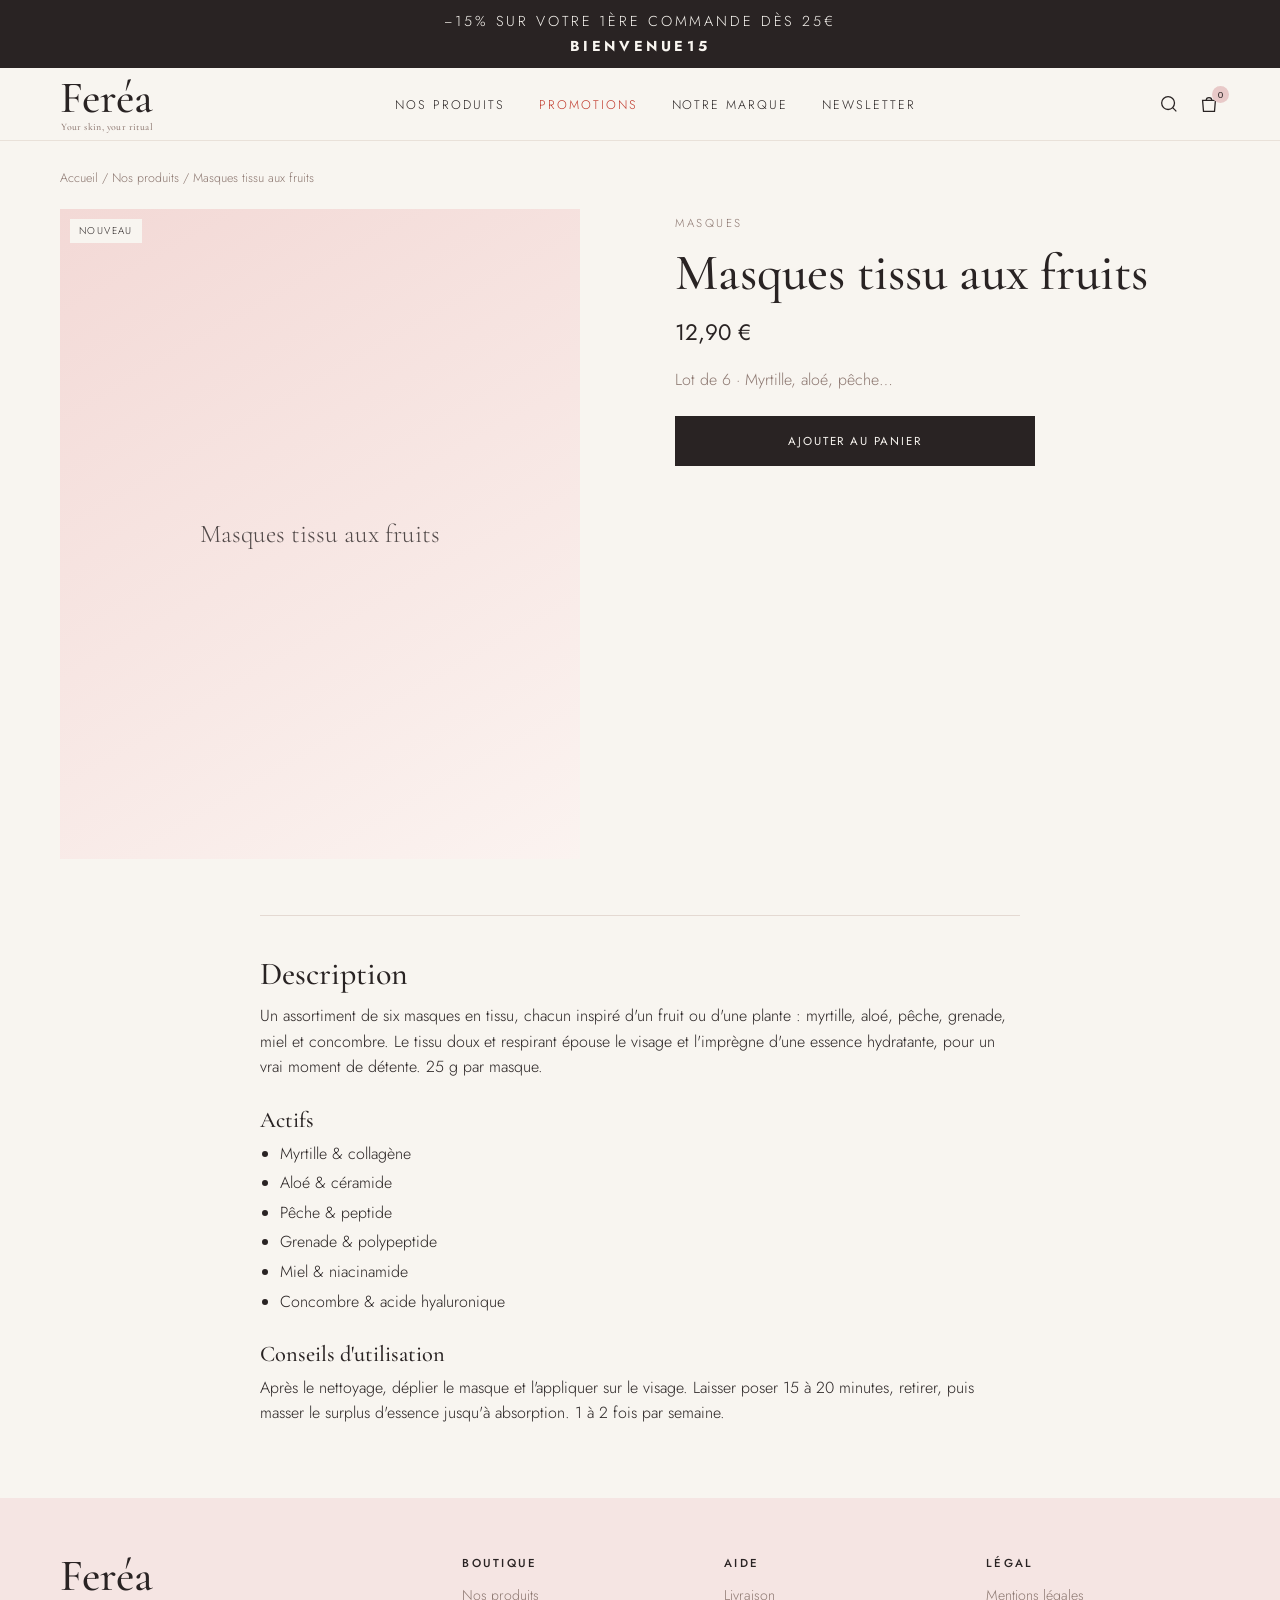
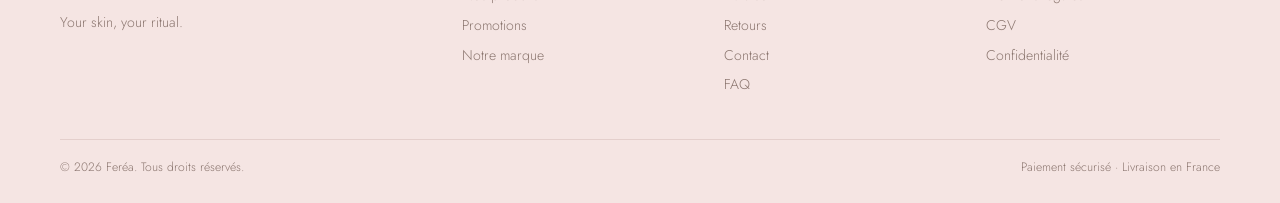
<file: produit.html>
<!DOCTYPE html>
<html lang="fr">
<head>
<meta charset="UTF-8">
<meta name="viewport" content="width=device-width, initial-scale=1">
<title>Produit — Feréa</title>
<link rel="preconnect" href="https://fonts.googleapis.com">
<link rel="preconnect" href="https://fonts.gstatic.com" crossorigin>
<link href="https://fonts.googleapis.com/css2?family=Cormorant+Garamond:wght@400;500;600&family=Jost:wght@300;400;500&display=swap" rel="stylesheet">
<link rel="stylesheet" href="style.css">
</head>
<body>

<div class="promo-bar">
  <span class="promo-text">−15% sur votre 1ère commande dès 25€</span>
  <span class="promo-code">BIENVENUE15</span>
</div>

<header>
  <div class="wrap nav">
    <a href="index.html" class="logo" aria-label="Feréa, accueil">Feréa<small>Your skin, your ritual</small></a>
    <nav aria-label="Navigation principale">
      <ul>
        <li class="has-menu">
          <a href="produits.html">Nos produits</a>
          <div class="mega">
            <div class="mega-in">
              <a href="produit.html?id=1" class="mi"><span class="mi-img" style="background:#f3d9d6"></span>Masques tissu aux fruits</a>
              <a href="produit.html?id=2" class="mi"><span class="mi-img" style="background:#f6d2d3"></span>PDRN Pink Collagen</a>
              <a href="produit.html?id=3" class="mi"><span class="mi-img" style="background:#f6edbd"></span>Kojic Acid Turmeric</a>
              <a href="produit.html?id=4" class="mi"><span class="mi-img" style="background:#f0cfe0"></span>Coffret Avocat Hyaluronique</a>
              <a href="produit.html?id=5" class="mi"><span class="mi-img" style="background:#e9b3b0"></span>Gamme Rose</a>
              <a href="produit.html?id=6" class="mi"><span class="mi-img" style="background:#ecd0d2"></span>Coffret Plum Flower</a>
            </div>
          </div>
        </li>
        <li><a href="produit.html?id=4" class="sale">Promotions</a></li>
        <li><a href="index.html#marque">Notre marque</a></li>
        <li><a href="index.html#newsletter">Newsletter</a></li>
      </ul>
    </nav>
    <div class="icons">
      <button aria-label="Rechercher"><svg viewBox="0 0 24 24"><circle cx="11" cy="11" r="7"/><path d="m20 20-4-4"/></svg></button>
      <button aria-label="Panier" id="openCart"><svg viewBox="0 0 24 24"><path d="M5 8h14l-1 12H6L5 8Z"/><path d="M9 8a3 3 0 0 1 6 0"/></svg><span class="count" id="count">0</span></button>
      <button class="burger" aria-label="Menu" id="openMenu"><svg viewBox="0 0 24 24"><path d="M4 7h16M4 12h16M4 17h16"/></svg></button>
    </div>
  </div>
</header>

<div class="veil" id="veil"></div>
<aside class="mmenu" id="mmenu" aria-label="Menu mobile">
  <button class="close" id="closeMenu" aria-label="Fermer">×</button>
  <a href="produits.html">Nos produits</a>
  <a href="produit.html?id=4">Promotions</a>
  <a href="index.html#marque">Notre marque</a>
  <a href="index.html#newsletter">Newsletter</a>
</aside>

<aside class="drawer" id="drawer" aria-label="Panier">
  <header><h3>Votre panier</h3><button class="close" id="closeCart" aria-label="Fermer">×</button></header>
  <div id="items"></div>
  <div class="dfoot">
    <div class="tot"><span>Total</span><span id="total">0,00 €</span></div>
    <small>Livraison calculée à l'étape suivante.</small>
    <a href="#" class="btn">Commander</a>
  </div>
</aside>

<main>
  <section style="padding:0 0 72px"><div id="product"></div></section>
</main>

<footer>
  <div class="wrap">
    <div class="fgrid">
      <div><a href="index.html" class="logo">Feréa</a><p style="margin-top:12px;color:var(--taupe);max-width:300px">Your skin, your ritual.</p></div>
      <div><h4>Boutique</h4><ul><li><a href="produits.html">Nos produits</a></li><li><a href="produit.html?id=4">Promotions</a></li><li><a href="index.html#marque">Notre marque</a></li></ul></div>
      <div><h4>Aide</h4><ul><li><a href="#">Livraison</a></li><li><a href="#">Retours</a></li><li><a href="#">Contact</a></li><li><a href="#">FAQ</a></li></ul></div>
      <div><h4>Légal</h4><ul><li><a href="#">Mentions légales</a></li><li><a href="#">CGV</a></li><li><a href="#">Confidentialité</a></li></ul></div>
    </div>
    <div class="copy"><span>© 2026 Feréa. Tous droits réservés.</span><span>Paiement sécurisé · Livraison en France</span></div>
  </div>
</footer>

<script src="products.js"></script>
<script src="script.js"></script>
</body>
</html>
</file>
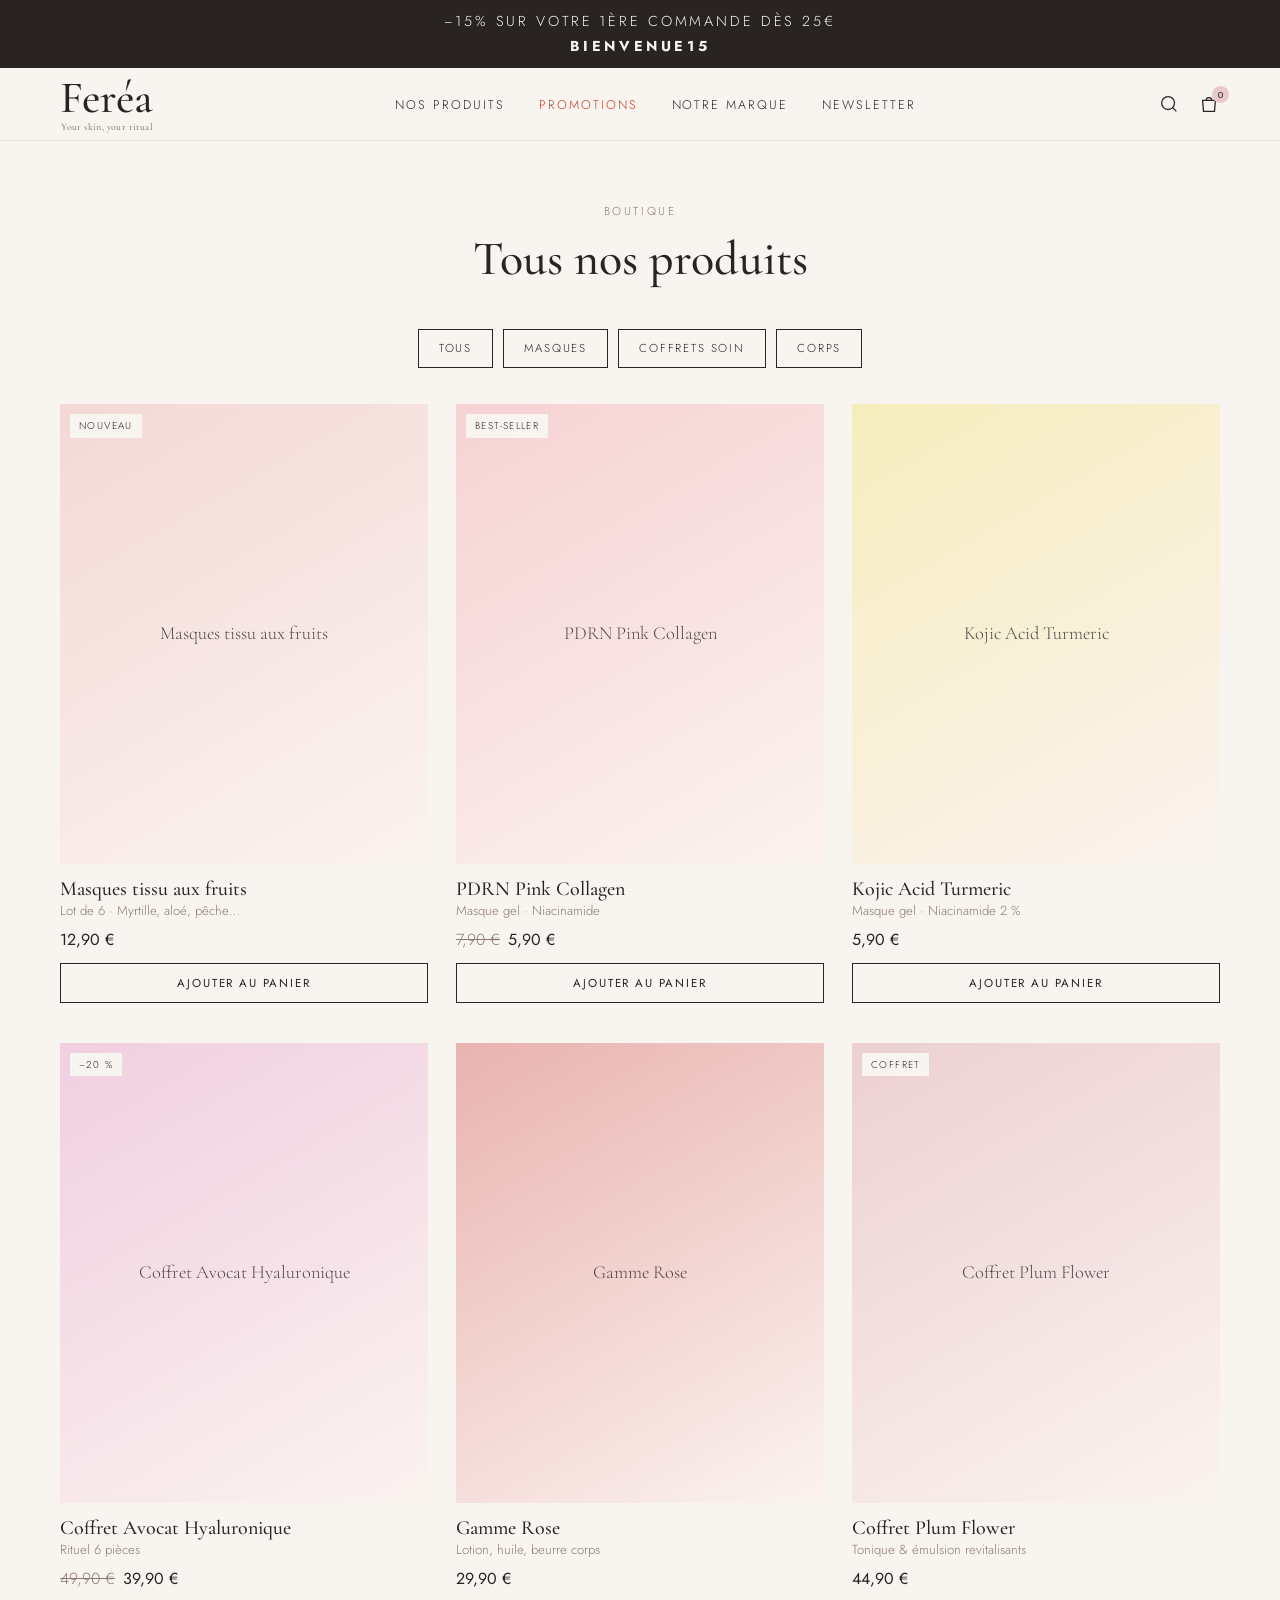
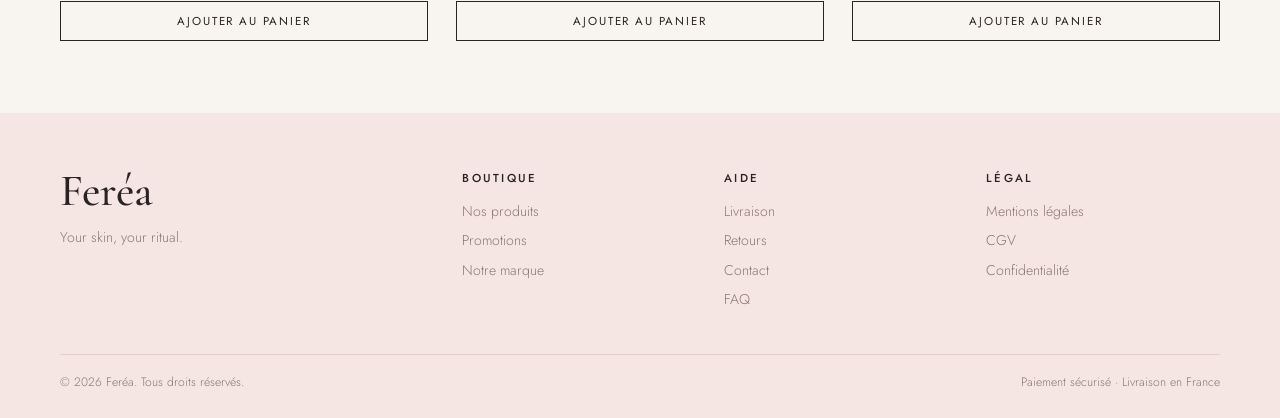
<file: produits.html>
<!DOCTYPE html>
<html lang="fr">
<head>
<meta charset="UTF-8">
<meta name="viewport" content="width=device-width, initial-scale=1">
<title>Nos produits — Feréa</title>
<link rel="preconnect" href="https://fonts.googleapis.com">
<link rel="preconnect" href="https://fonts.gstatic.com" crossorigin>
<link href="https://fonts.googleapis.com/css2?family=Cormorant+Garamond:wght@400;500;600&family=Jost:wght@300;400;500&display=swap" rel="stylesheet">
<link rel="stylesheet" href="style.css">
</head>
<body>

<div class="promo-bar">
  <span class="promo-text">−15% sur votre 1ère commande dès 25€</span>
  <span class="promo-code">BIENVENUE15</span>
</div>

<header>
  <div class="wrap nav">
    <a href="index.html" class="logo" aria-label="Feréa, accueil">Feréa<small>Your skin, your ritual</small></a>
    <nav aria-label="Navigation principale">
      <ul>
<li class="has-menu">
  <a href="produits.html">Nos produits</a>
  <div class="mega">
    <div class="mega-in">
      <a href="produit.html?id=1" class="mi"><span class="mi-img" style="background:#f3d9d6"></span>Masques tissu aux fruits</a>
      <a href="produit.html?id=2" class="mi"><span class="mi-img" style="background:#f6d2d3"></span>PDRN Pink Collagen</a>
      <a href="produit.html?id=3" class="mi"><span class="mi-img" style="background:#f6edbd"></span>Kojic Acid Turmeric</a>
      <a href="produit.html?id=4" class="mi"><span class="mi-img" style="background:#f0cfe0"></span>Coffret Avocat Hyaluronique</a>
      <a href="produit.html?id=5" class="mi"><span class="mi-img" style="background:#e9b3b0"></span>Gamme Rose</a>
      <a href="produit.html?id=6" class="mi"><span class="mi-img" style="background:#ecd0d2"></span>Coffret Plum Flower</a>
    </div>
  </div>
</li>
        <li><a href="#produit-4" class="sale">Promotions</a></li>
        <li><a href="index.html#marque">Notre marque</a></li>
        <li><a href="index.html#newsletter">Newsletter</a></li>
      </ul>
    </nav>
    <div class="icons">
      <button aria-label="Rechercher"><svg viewBox="0 0 24 24"><circle cx="11" cy="11" r="7"/><path d="m20 20-4-4"/></svg></button>
      <button aria-label="Panier" id="openCart"><svg viewBox="0 0 24 24"><path d="M5 8h14l-1 12H6L5 8Z"/><path d="M9 8a3 3 0 0 1 6 0"/></svg><span class="count" id="count">0</span></button>
      <button class="burger" aria-label="Menu" id="openMenu"><svg viewBox="0 0 24 24"><path d="M4 7h16M4 12h16M4 17h16"/></svg></button>
    </div>
  </div>
</header>

<div class="veil" id="veil"></div>
<aside class="mmenu" id="mmenu" aria-label="Menu mobile">
  <button class="close" id="closeMenu" aria-label="Fermer">×</button>
  <a href="produits.html">Nos produits</a>
  <a href="#produit-4">Promotions</a>
  <a href="index.html#marque">Notre marque</a>
  <a href="index.html#newsletter">Newsletter</a>
</aside>

<aside class="drawer" id="drawer" aria-label="Panier">
  <header><h3>Votre panier</h3><button class="close" id="closeCart" aria-label="Fermer">×</button></header>
  <div id="items"></div>
  <div class="dfoot">
    <div class="tot"><span>Total</span><span id="total">0,00 €</span></div>
    <small>Livraison calculée à l'étape suivante.</small>
    <a href="#" class="btn">Commander</a>
  </div>
</aside>

<main>
<section style="padding-top:56px">
  <div class="wrap">
    <div class="head"><span class="eyebrow">Boutique</span><h2 id="title">Tous nos produits</h2></div>
    <div class="filters">
      <a href="produits.html">Tous</a>
      <a href="produits.html?cat=masques">Masques</a>
      <a href="produits.html?cat=coffrets">Coffrets soin</a>
      <a href="produits.html?cat=corps">Corps</a>
    </div>
    <div class="grid" id="grid"></div>
  </div>
</section>
</main>

<footer>
  <div class="wrap">
    <div class="fgrid">
      <div><a href="index.html" class="logo">Feréa</a><p style="margin-top:12px;color:var(--taupe);max-width:300px">Your skin, your ritual.</p></div>
      <div><h4>Boutique</h4><ul><li><a href="produits.html">Nos produits</a></li><li><a href="#produit-4">Promotions</a></li><li><a href="index.html#marque">Notre marque</a></li></ul></div>
      <div><h4>Aide</h4><ul><li><a href="#">Livraison</a></li><li><a href="#">Retours</a></li><li><a href="#">Contact</a></li><li><a href="#">FAQ</a></li></ul></div>
      <div><h4>Légal</h4><ul><li><a href="#">Mentions légales</a></li><li><a href="#">CGV</a></li><li><a href="#">Confidentialité</a></li></ul></div>
    </div>
    <div class="copy"><span>© 2026 Feréa. Tous droits réservés.</span><span>Paiement sécurisé · Livraison en France</span></div>
  </div>
</footer>

<script src="products.js"></script>
<script src="script.js"></script>
</body>
</html>
</file>
<file: style.css>
:root{--ivory:#F8F5F0;--rose:#E8C9C8;--blush:#F5E5E3;--taupe:#8C7770;--ink:#292323;
--serif:'Cormorant Garamond',Georgia,serif;--sans:'Jost',system-ui,sans-serif}
*{box-sizing:border-box;margin:0;padding:0}
html{scroll-behavior:smooth}
body{font-family:var(--sans);font-weight:300;background:var(--ivory);color:var(--ink);line-height:1.6;-webkit-font-smoothing:antialiased}
a{color:inherit;text-decoration:none}
img,svg{max-width:100%}
.wrap{max-width:1240px;margin:0 auto;padding:0 20px}
h1,h2,h3{font-family:var(--serif);font-weight:500;line-height:1.1}
.eyebrow{font-size:.72rem;letter-spacing:.22em;text-transform:uppercase;color:var(--taupe)}
.btn{display:inline-block;background:var(--ink);color:var(--ivory);padding:15px 38px;font-size:.78rem;letter-spacing:.18em;text-transform:uppercase;font-weight:400;border:1px solid var(--ink);cursor:pointer;transition:.3s;font-family:var(--sans)}
.btn:hover{background:transparent;color:var(--ink)}
.btn.light{background:transparent;color:var(--ink)}
.btn.light:hover{background:var(--ink);color:var(--ivory)}
/* announcement */
.promo-bar{background:var(--ink);color:var(--ivory);text-align:center;padding:10px 16px;display:flex;flex-direction:column;gap:2px}
.promo-text{font-size:.90rem;letter-spacing:.20em;text-transform:uppercase}
.promo-code{font-size:.9rem;letter-spacing:.25em;text-transform:uppercase;font-weight:700}
/* header */
header{position:sticky;top:0;z-index:50;background:rgba(248,245,240,.95);backdrop-filter:blur(8px);border-bottom:1px solid #e9e1d9}
.nav{display:flex;align-items:center;justify-content:space-between;height:72px}
.logo{font-family:var(--serif);font-size:2.8rem;font-weight:500;line-height:1;display:flex;flex-direction:column}
.logo small{font-family:var(--serif);font-size:.62rem;letter-spacing:.04em;color:var(--taupe);align-self:flex-end;margin-top:2px}
nav ul{display:none;list-style:none;gap:34px}
nav a{font-size:.78rem;letter-spacing:.16em;text-transform:uppercase;position:relative;padding:6px 0}
nav a::after{content:"";position:absolute;left:0;bottom:0;width:0;height:1px;background:var(--ink);transition:.3s}
nav a:hover::after{width:100%}
nav a.sale{color:#a8504f}
.icons{display:flex;gap:18px;align-items:center}
.icons button{background:none;border:0;cursor:pointer;color:var(--ink);position:relative;display:flex}
.icons svg{width:22px;height:22px;stroke:currentColor;fill:none;stroke-width:1.4}
.count{position:absolute;top:-7px;right:-9px;background:var(--rose);color:var(--ink);font-size:.62rem;border-radius:50%;width:17px;height:17px;display:grid;place-items:center;font-weight:500}
.burger{display:flex}
/* mobile menu */
.mmenu{position:fixed;inset:0 0 0 auto;width:min(86vw,360px);background:var(--ivory);z-index:90;transform:translateX(100%);transition:.4s;padding:28px;display:flex;flex-direction:column;gap:22px}
.mmenu.open{transform:none}
.mmenu a{font-family:var(--serif);font-size:1.7rem}
.close{align-self:flex-end;background:none;border:0;font-size:2rem;cursor:pointer;line-height:1;color:var(--ink)}
.veil{position:fixed;inset:0;background:rgba(41,35,35,.4);z-index:80;opacity:0;pointer-events:none;transition:.3s}
.veil.on{opacity:1;pointer-events:auto}
/* hero */
.hero{background:linear-gradient(160deg,var(--blush),var(--rose) 130%);overflow:hidden}
.hero .wrap{display:grid;gap:30px;padding-top:44px;padding-bottom:56px;align-items:center}
.hero h1{font-size:clamp(2.6rem,8vw,5rem);margin:14px 0 18px}
.hero h1 em{font-style:italic;color:var(--taupe)}
.hero p{max-width:440px;margin-bottom:28px}
.visual{aspect-ratio:4/5;max-height:560px;margin:0 auto;width:100%;max-width:440px;position:relative;display:grid;place-items:center}
.visual .pack{width:62%;aspect-ratio:3/4;background:linear-gradient(145deg,#fff5f3,#f3d3d1);border-radius:10px;box-shadow:0 30px 60px -20px rgba(41,35,35,.35);transform:rotate(-5deg);padding:18px;display:flex;flex-direction:column;justify-content:space-between}
.visual .pack b{font-family:var(--serif);font-size:1.5rem;font-weight:500}
.visual .pack span{font-size:.62rem;letter-spacing:.14em;text-transform:uppercase;color:var(--taupe)}
.visual .sheet{position:absolute;width:44%;aspect-ratio:3/4;right:2%;bottom:6%;background:rgba(255,255,255,.55);border:1px solid rgba(255,255,255,.8);border-radius:46% 46% 40% 40%;transform:rotate(8deg);backdrop-filter:blur(4px)}
/* sections */
section{padding:72px 0}
.head{text-align:center;margin-bottom:44px}
.head h2{font-size:clamp(2rem,5vw,3rem);margin-top:10px}
.cats{display:grid;grid-template-columns:1fr 1fr;gap:14px}
.cat{aspect-ratio:1;display:flex;align-items:flex-end;padding:18px;font-family:var(--serif);font-size:1.4rem;transition:.4s;position:relative}
.cat:hover{transform:translateY(-4px)}
.grid{display:grid;grid-template-columns:1fr 1fr;gap:22px 14px}
.card .img{aspect-ratio:4/5;position:relative;display:grid;place-items:center;overflow:hidden;margin-bottom:14px}
.card .img i{font-style:normal;font-family:var(--serif);font-size:1.15rem;text-align:center;padding:0 14px;color:var(--ink);opacity:.8}
.badge{position:absolute;top:10px;left:10px;background:var(--ivory);font-size:.62rem;letter-spacing:.14em;text-transform:uppercase;padding:4px 9px}
.card h3{font-size:1.25rem}
.card p{font-size:.82rem;color:var(--taupe)}
.price{margin:6px 0 10px;font-weight:400}
.price s{color:var(--taupe);margin-right:8px;font-weight:300}
.add{width:100%;background:transparent;border:1px solid var(--ink);padding:11px;font-size:.72rem;letter-spacing:.16em;text-transform:uppercase;cursor:pointer;font-family:var(--sans);color:var(--ink);transition:.3s}
.add:hover{background:var(--ink);color:var(--ivory)}
/* promo band */
.band{background:var(--rose);text-align:center;padding:64px 20px}
.band h2{font-size:clamp(2.2rem,6vw,4rem)}
.band p{margin:12px 0 26px}
/* brand */
.brand .wrap{display:grid;gap:36px;align-items:center}
.brand .pic{aspect-ratio:1;background:linear-gradient(135deg,var(--blush),var(--rose));display:grid;place-items:center;font-family:var(--serif);font-size:4rem;color:var(--taupe)}
.brand h2{font-size:clamp(2rem,5vw,3rem);margin:12px 0 18px}
.brand p+p{margin-top:14px}
.values{display:grid;gap:26px;text-align:center}
.values div{padding:10px 20px}
.values h3{font-size:1.4rem;margin:8px 0}
.values p{font-size:.88rem;color:var(--taupe)}
.values svg{width:34px;height:34px;stroke:var(--taupe);fill:none;stroke-width:1.2}
/* newsletter */
.news{background:var(--ink);color:var(--ivory);text-align:center}
.news h2{font-size:clamp(2rem,5vw,3rem)}
.news p{margin:12px auto 26px;max-width:480px;color:#d9cfc9}
.news form{display:flex;flex-direction:column;gap:10px;max-width:520px;margin:0 auto}
.news input{padding:15px 18px;border:1px solid #6b5f5b;background:transparent;color:var(--ivory);font-family:var(--sans);font-size:.95rem}
.news input::placeholder{color:#a99b95}
.news .btn{background:var(--rose);color:var(--ink);border-color:var(--rose)}
.news .btn:hover{background:transparent;color:var(--rose)}
.ok{margin-top:14px;color:var(--rose);min-height:1.5em}
/* footer */
footer{background:var(--blush);padding:56px 0 26px;font-size:.88rem}
.fgrid{display:grid;gap:28px;grid-template-columns:1fr 1fr}
.fgrid>div:first-child{grid-column:1/-1}
footer h4{font-size:.72rem;letter-spacing:.2em;text-transform:uppercase;margin-bottom:12px;font-weight:500}
footer li{list-style:none;margin-bottom:7px;color:var(--taupe)}
footer li a:hover{color:var(--ink)}
.copy{border-top:1px solid #e4cfcc;margin-top:36px;padding-top:18px;font-size:.76rem;color:var(--taupe);display:flex;flex-direction:column;gap:6px}
/* cart drawer */
.drawer{position:fixed;top:0;right:0;bottom:0;width:min(94vw,400px);background:var(--ivory);z-index:90;transform:translateX(100%);transition:.4s;display:flex;flex-direction:column}
.drawer.open{transform:none}
.drawer header{position:static;display:flex;justify-content:space-between;align-items:center;padding:20px 24px;border-bottom:1px solid #e9e1d9}
.drawer h3{font-size:1.6rem}
#items{flex:1;overflow:auto;padding:12px 24px}
.line{display:flex;justify-content:space-between;gap:12px;padding:14px 0;border-bottom:1px solid #eee5dd;font-size:.9rem}
.line button{background:none;border:0;color:var(--taupe);cursor:pointer;font-size:.74rem;text-decoration:underline;font-family:var(--sans)}
.empty{color:var(--taupe);padding:30px 0;text-align:center}
.dfoot{padding:20px 24px;border-top:1px solid #e9e1d9}
.dfoot .tot{display:flex;justify-content:space-between;margin-bottom:6px;font-weight:400}
.dfoot small{display:block;color:var(--taupe);margin-bottom:14px}
.dfoot .btn{width:100%;text-align:center}
:focus-visible{outline:2px solid var(--taupe);outline-offset:3px}
/* categories: first card (Masques) is wide on mobile */
.cats .cat:first-child{grid-column:1/-1;aspect-ratio:2/1}
/* filters on the products page */
.filters{display:flex;justify-content:center;gap:10px;flex-wrap:wrap;margin-bottom:36px}
.filters a{padding:9px 20px;border:1px solid var(--ink);font-size:.72rem;letter-spacing:.16em;text-transform:uppercase;transition:.3s}
.filters a:hover{background:var(--ink);color:var(--ivory)}
/* desktop */
@media(min-width:900px){
.wrap{padding:0 40px}
nav ul{display:flex}
.burger{display:none}
.hero .wrap{grid-template-columns:1.05fr 1fr;padding-top:70px;padding-bottom:80px}
.cats{grid-template-columns:repeat(3,1fr);gap:20px}
.cats .cat:first-child{grid-column:auto;aspect-ratio:1}
.grid{grid-template-columns:repeat(3,1fr);gap:40px 28px}
.brand .wrap{grid-template-columns:1fr 1fr;gap:80px}
.values{grid-template-columns:repeat(3,1fr)}
.news form{flex-direction:row}
.news input{flex:1}
.fgrid{grid-template-columns:1.6fr 1fr 1fr 1fr}
.fgrid>div:first-child{grid-column:auto}
.copy{flex-direction:row;justify-content:space-between}
}
nav > ul > li > a[href="#produit-4"], .mmenu a[href="#produit-4"]{color:#c0392b !important}
/* smaller "Nos univers" cards */
.cats .cat,.cats .cat:first-child{aspect-ratio:auto;height:130px;font-size:1.25rem;padding:16px}

/* product page */
.crumbs{font-size:.78rem;color:var(--taupe);padding:28px 0 20px}
.crumbs a:hover{color:var(--ink)}
.pdp{display:grid;gap:30px}
.pdp-img{aspect-ratio:4/5;position:relative;display:grid;place-items:center;width:100%;max-width:520px}
.pdp-img i{font-style:normal;font-family:var(--serif);font-size:1.6rem;text-align:center;padding:0 20px;opacity:.8}
.pdp-info h1{font-size:clamp(2.2rem,5vw,3.2rem);margin:10px 0 14px}
.pdp-info .price{font-size:1.4rem;margin:0 0 16px}
.pdp-short{color:var(--taupe);margin-bottom:24px;max-width:460px}
.add-big{background:var(--ink);color:var(--ivory);padding:16px;max-width:360px}
.add-big:hover{background:transparent;color:var(--ink)}
.pdp-details{max-width:760px;margin:56px auto 0;padding-top:40px;border-top:1px solid #e4d9d2}
.pdp-details h2{font-size:2rem;margin-bottom:12px}
.pdp-details h3{font-size:1.4rem;margin:28px 0 8px}
.pdp-details ul{margin-left:20px}
.pdp-details li{margin-bottom:4px}
.card a{display:block}

/* Promotions link red on the product page */
nav > ul > li > a[href="produit.html?id=4"], .mmenu a[href="produit.html?id=4"]{color:#c0392b !important}

@media(min-width:900px){
.cats{max-width:900px;margin:0 auto}
.cats .cat,.cats .cat:first-child{height:170px}
.pdp{grid-template-columns:1fr 1fr;gap:70px;align-items:start}
}
/* mega menu (dropdown on hover) */
nav li.has-menu{padding:30px 0}
.mega{position:absolute;left:0;right:0;top:100%;background:var(--ivory);border-bottom:1px solid #e9e1d9;box-shadow:0 20px 30px -20px rgba(41,35,35,.2);opacity:0;visibility:hidden;transform:translateY(8px);transition:.3s}
.has-menu:hover .mega,.has-menu:focus-within .mega{opacity:1;visibility:visible;transform:none}
.mega-in{display:flex;justify-content:center;gap:24px;padding:28px 40px}
nav .mega a{width:150px;text-align:center;font-family:var(--serif);font-size:1.05rem;letter-spacing:.02em;text-transform:none;line-height:1.2;padding:0}
nav .mega a::after{display:none}
.mi-img{display:block;aspect-ratio:4/5;margin-bottom:10px;transition:.3s}
.mi:hover .mi-img{transform:translateY(-4px)}

/* hide the burger button on desktop */
@media(min-width:900px){
.icons .burger{display:none}
}
nav ul{align-items:center}
</file>
